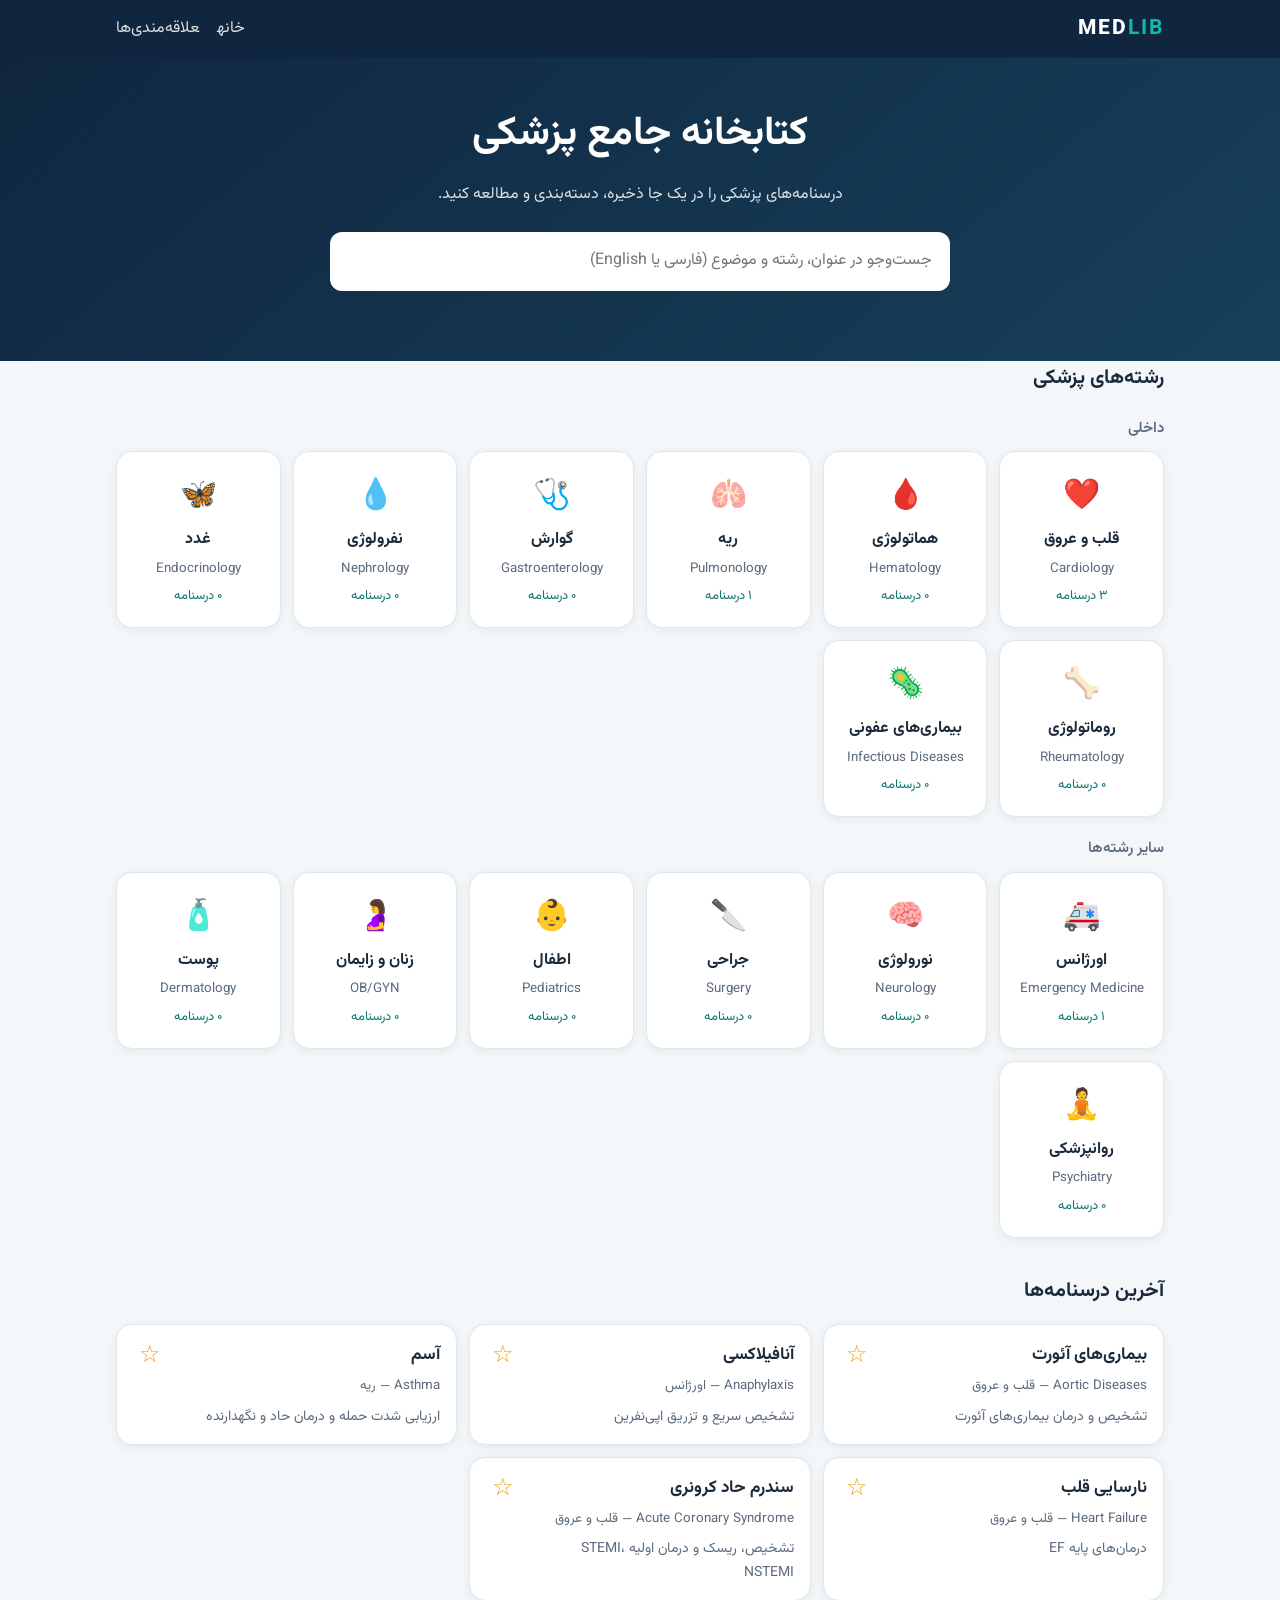
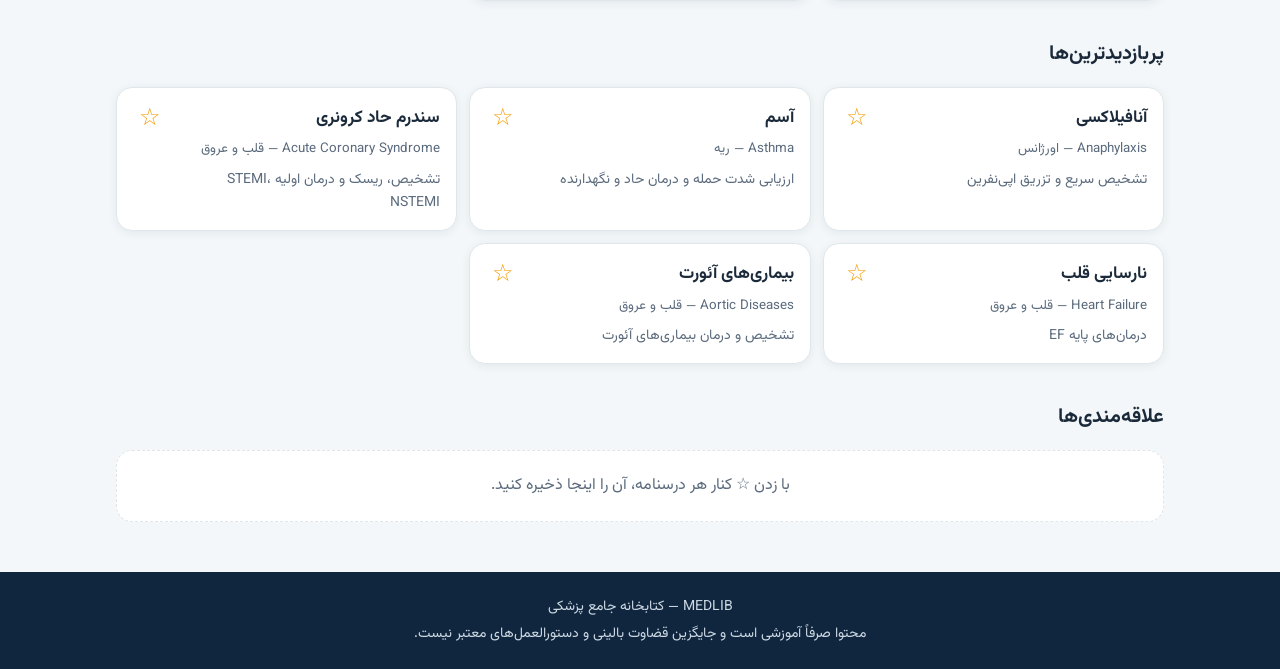
<file: index.html>
<!DOCTYPE html>
<html lang="fa" dir="rtl">
<head>
<meta charset="utf-8">
<meta name="viewport" content="width=device-width,initial-scale=1">
<title>MEDLIB | کتابخانه جامع پزشکی</title>
<link rel="preconnect" href="https://fonts.googleapis.com"><link href="https://fonts.googleapis.com/css2?family=Vazirmatn:wght@400;600;800&display=swap" rel="stylesheet">
<link rel="stylesheet" href="assets/css/style.css">
</head>
<body data-page="home">
<section class="hero"><div class="wrap"><h1>کتابخانه جامع پزشکی</h1><p>درسنامه‌های پزشکی را در یک جا ذخیره، دسته‌بندی و مطالعه کنید.</p><div class="search"><input id="q" type="search" placeholder="جست‌وجو در عنوان، رشته و موضوع (فارسی یا English)" aria-label="جست‌وجو"></div></div></section><main class="wrap pull"><div id="found" hidden></div><div id="browse"><h2 class="sec">رشته‌های پزشکی</h2><div id="cats"></div><h2 class="sec">آخرین درسنامه‌ها</h2><div id="latest"></div><h2 class="sec">پربازدیدترین‌ها</h2><div id="popular"></div><h2 class="sec" id="favorites">علاقه‌مندی‌ها</h2><div id="favs"></div></div></main>
<script src="assets/js/data.js"></script>
<script src="assets/js/app.js"></script>
</body>
</html>
</file>
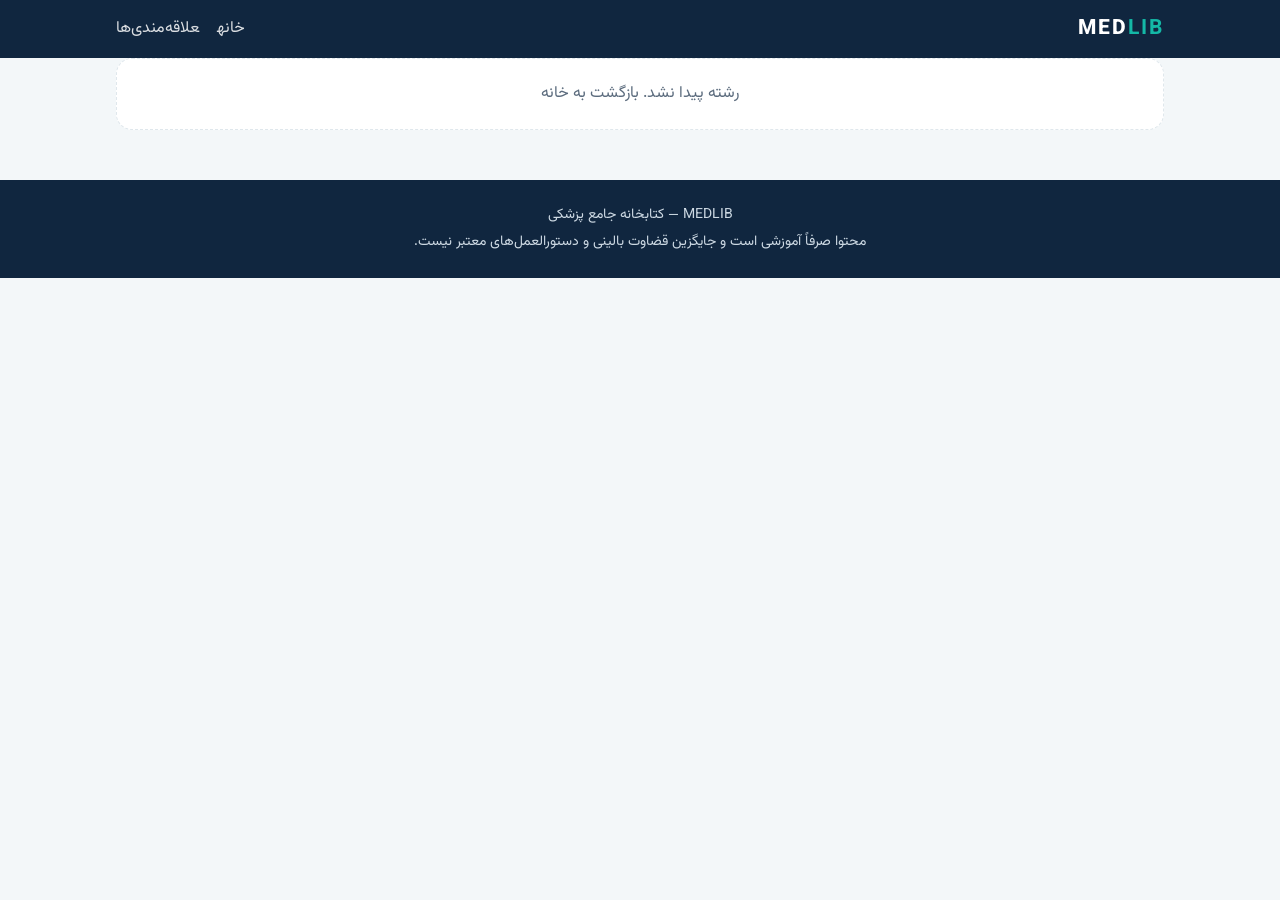
<file: category.html>
<!DOCTYPE html>
<html lang="fa" dir="rtl">
<head>
<meta charset="utf-8">
<meta name="viewport" content="width=device-width,initial-scale=1">
<title>MEDLIB | کتابخانه جامع پزشکی</title>
<link rel="preconnect" href="https://fonts.googleapis.com"><link href="https://fonts.googleapis.com/css2?family=Vazirmatn:wght@400;600;800&display=swap" rel="stylesheet">
<link rel="stylesheet" href="assets/css/style.css">
</head>
<body data-page="category">
<main class="wrap" id="app"></main>
<script src="assets/js/data.js"></script>
<script src="assets/js/app.js"></script>
</body>
</html>
</file>
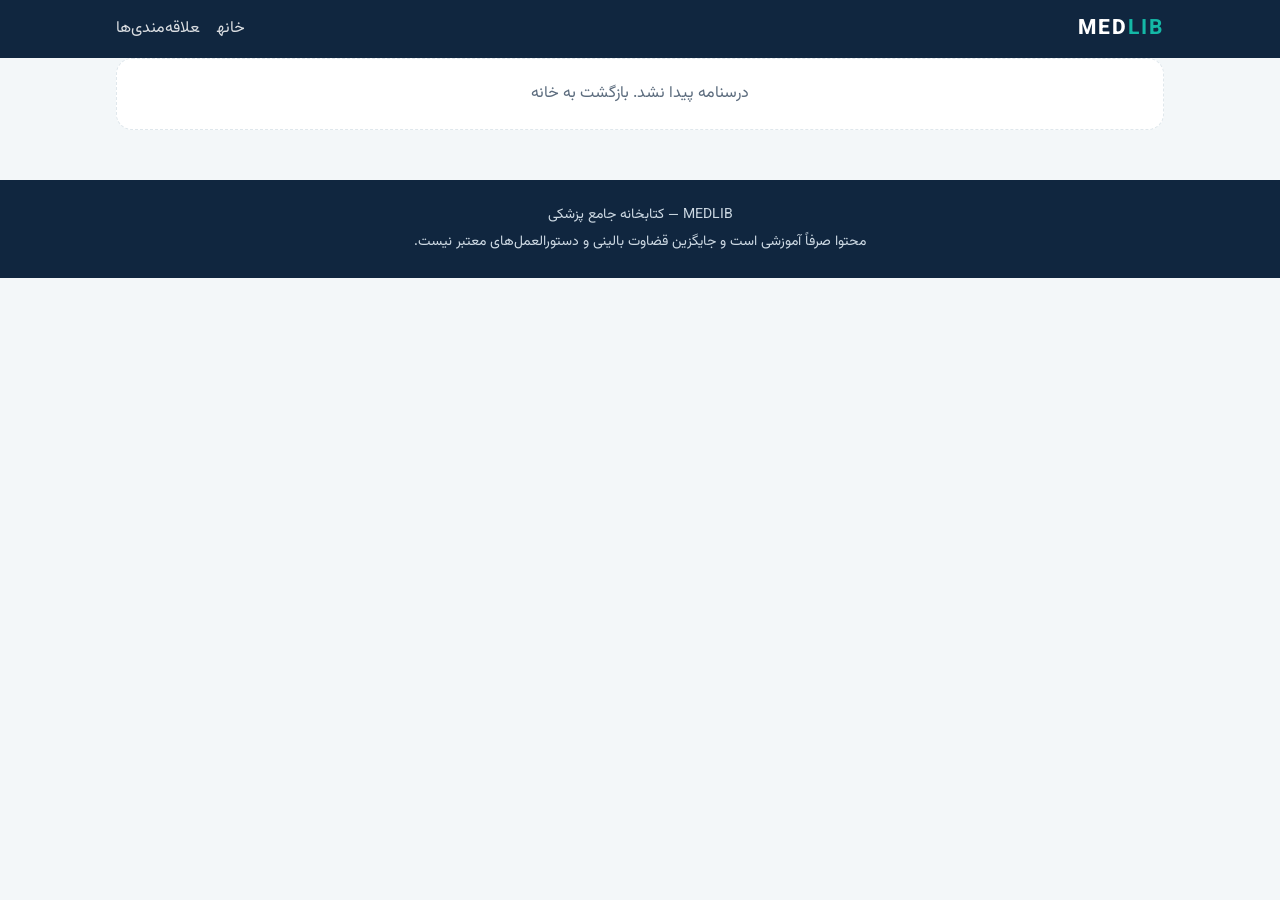
<file: lesson.html>
<!DOCTYPE html>
<html lang="fa" dir="rtl">
<head>
<meta charset="utf-8">
<meta name="viewport" content="width=device-width,initial-scale=1">
<title>MEDLIB | کتابخانه جامع پزشکی</title>
<link rel="preconnect" href="https://fonts.googleapis.com"><link href="https://fonts.googleapis.com/css2?family=Vazirmatn:wght@400;600;800&display=swap" rel="stylesheet">
<link rel="stylesheet" href="assets/css/style.css">
</head>
<body data-page="lesson">
<main class="wrap" id="app"></main>
<script src="assets/js/data.js"></script>
<script src="assets/js/app.js"></script>
</body>
</html>
</file>
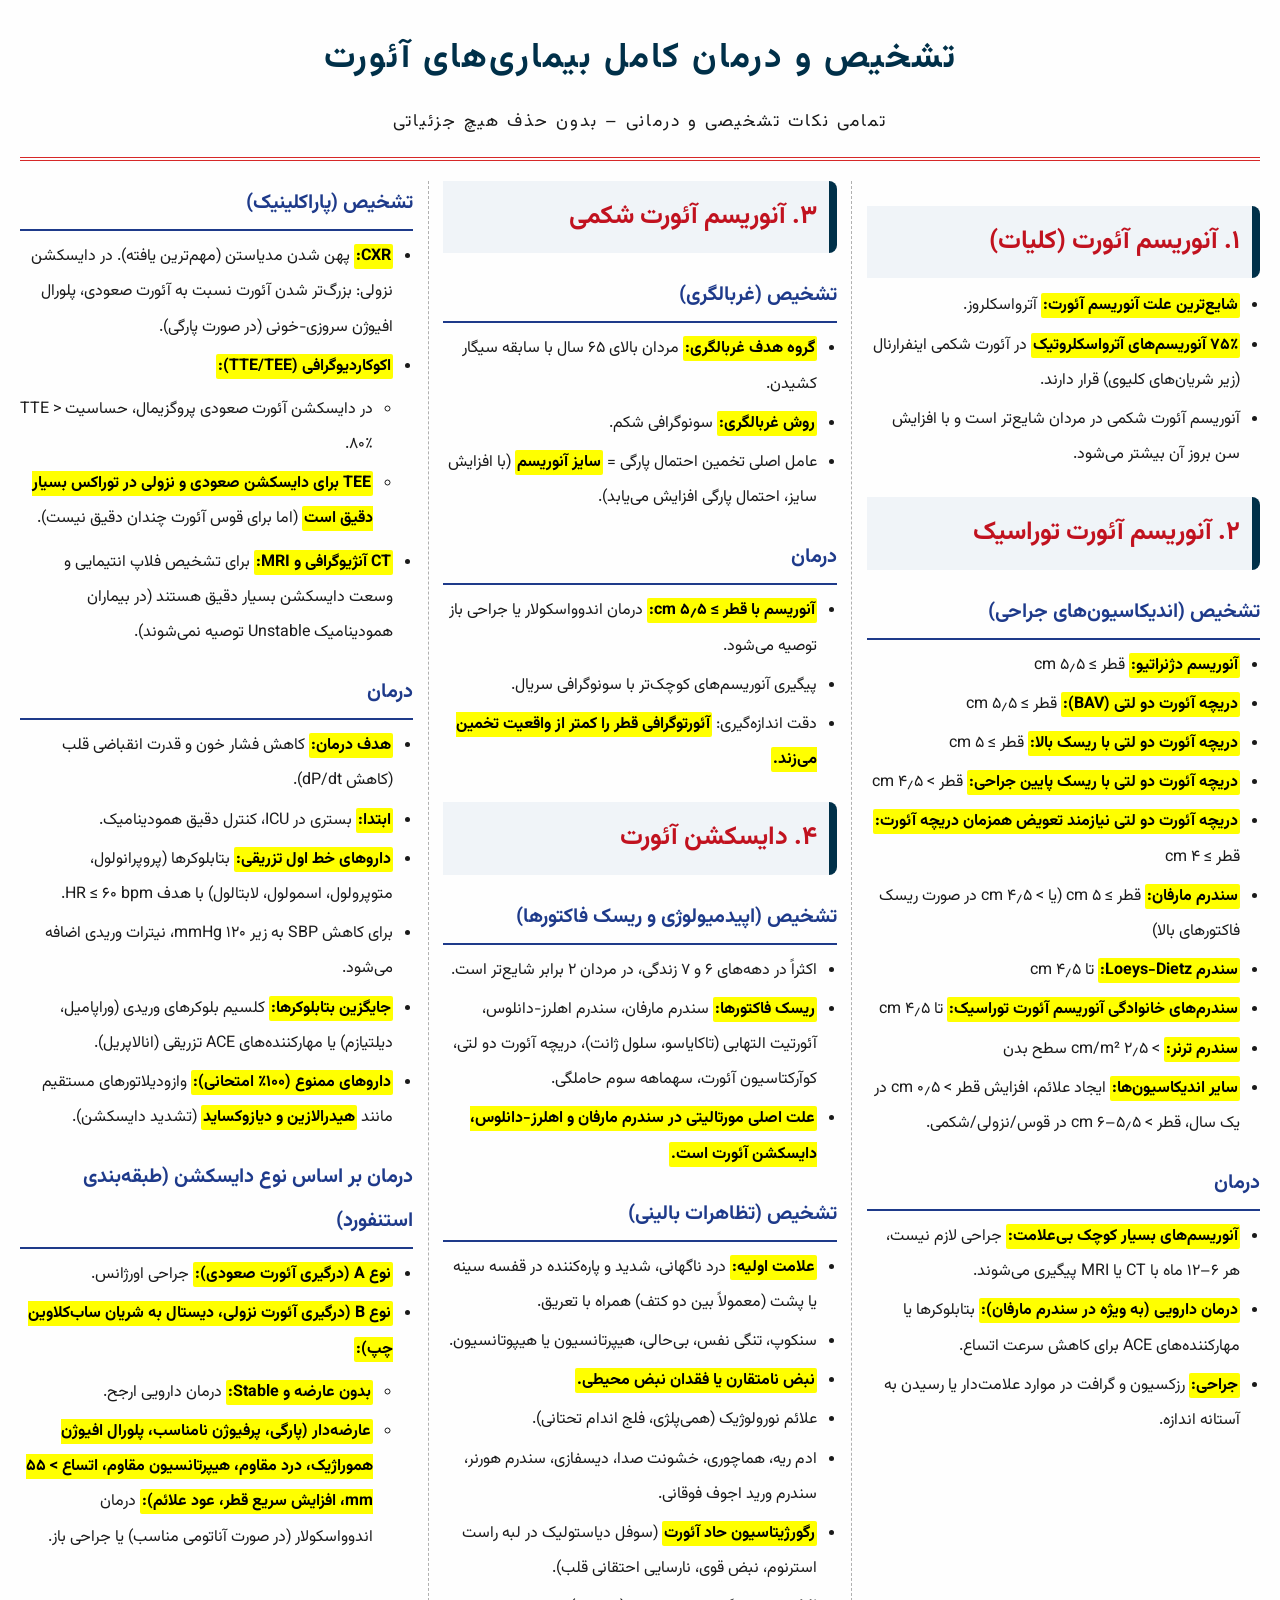
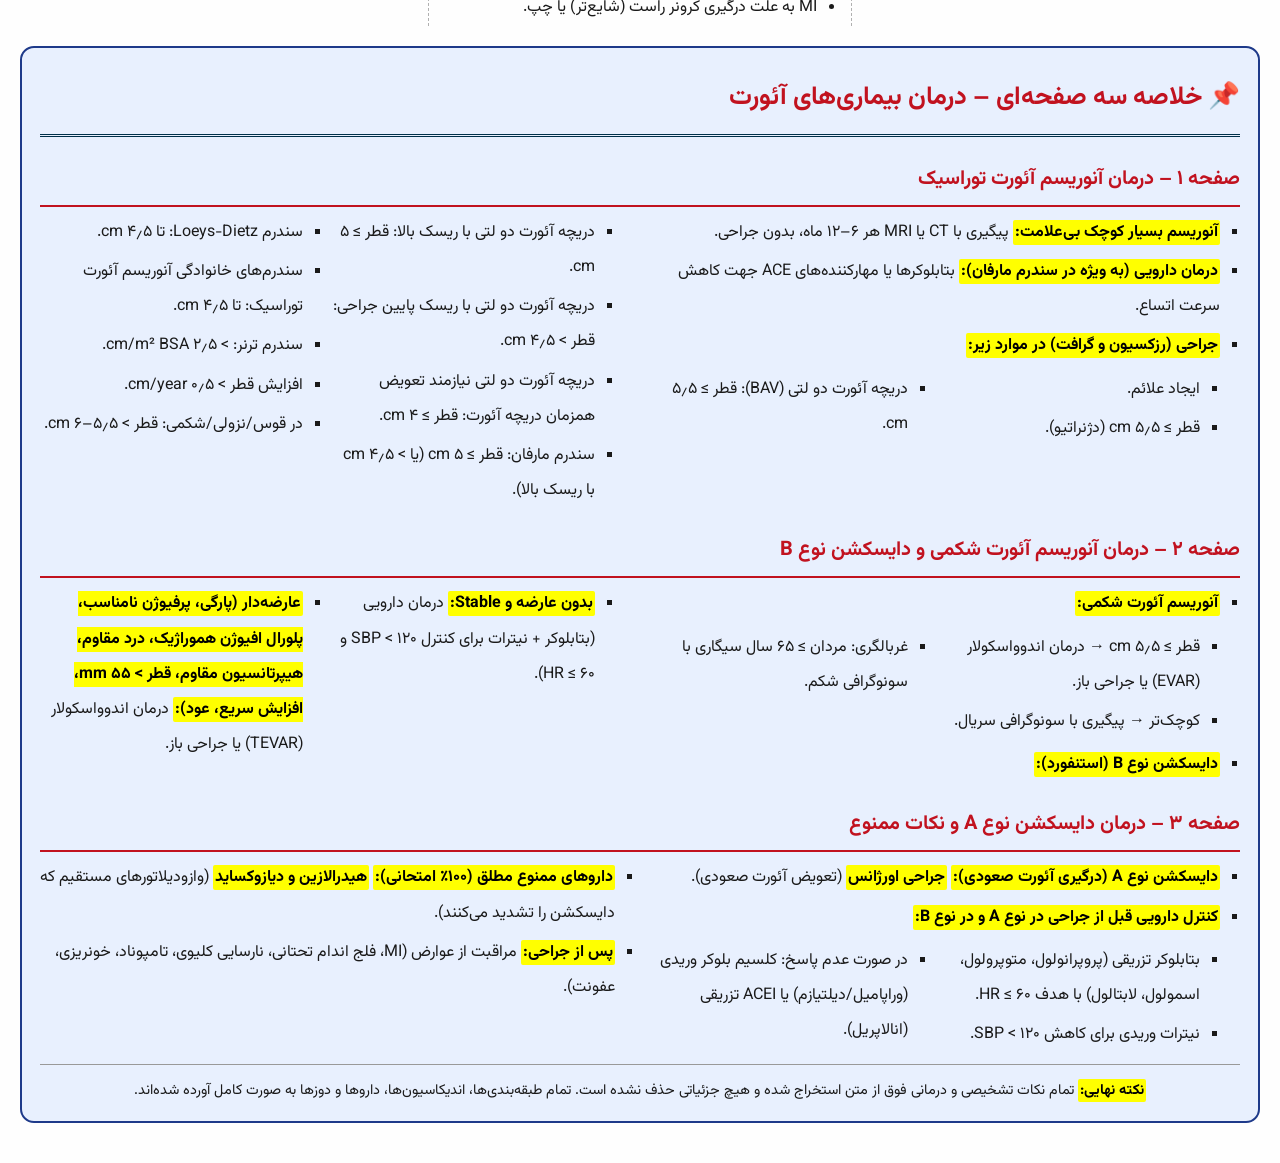
<file: lessons/cardiology/بیماری آعورت.html>
<!DOCTYPE html>
<html lang="fa" dir="rtl">
<head>
    <meta charset="UTF-8">
    <meta name="viewport" content="width=device-width, initial-scale=1.0">
    <title>تشخیص و درمان بیماری‌های آئورت</title>
    <style>
        @import url('https://fonts.googleapis.com/css2?family=Vazirmatn:wght@300;400;700&display=swap');
        * { box-sizing: border-box; margin: 0; padding: 0; }
        body {
            font-family: 'Vazirmatn', Tahoma, sans-serif;
            line-height: 2.2;
            background: #fefefe;
            color: #1a1a1a;
            padding: 20px;
            column-count: 3;
            column-gap: 30px;
            column-rule: 1px dashed #b0b0b0;
            max-width: 1400px;
            margin: 0 auto;
        }
        @media print { body { background: white; padding: 10px; } }
        @media (max-width: 900px) { body { column-count: 2; padding: 15px; } }
        @media (max-width: 600px) { body { column-count: 1; padding: 10px; } }
        h1 {
            column-span: all;
            text-align: center;
            font-size: 2.2rem;
            margin: 0 0 20px;
            color: #003049;
            border-bottom: 4px double #d62828;
            padding-bottom: 15px;
            letter-spacing: 2px;
        }
        h1 small { display: block; font-size: 1.1rem; font-weight: normal; color: #1a1a1a; margin-top: 6px; }
        h2 {
            font-size: 1.6rem;
            color: #c1121f;
            margin: 25px 0 10px;
            border-right: 8px solid #003049;
            padding-right: 12px;
            break-after: avoid;
            break-inside: avoid;
            clear: both;
            background-color: #f0f4f8;
            padding: 8px 12px;
            border-radius: 0 8px 8px 0;
        }
        h3 {
            font-size: 1.25rem;
            color: #1e3a8a;
            margin: 20px 0 8px;
            break-after: avoid;
            border-bottom: 2px solid #1e3a8a;
            padding-bottom: 4px;
        }
        strong, b { color: #b91c1c; font-weight: 700; }
        .hl {
            background-color: #ffff00;
            color: #000000;
            padding: 0 2px;
            font-weight: bold;
            border-radius: 2px;
            box-decoration-break: clone;
        }
        .summary-box {
            background: #e8f0fe;
            border: 2px solid #1e3a8a;
            border-radius: 14px;
            padding: 14px 18px;
            margin: 20px 0;
            break-inside: avoid;
            column-span: all;
        }
        .summary-box h2 {
            margin-top: 0;
            border-right: none;
            background: transparent;
            padding-right: 0;
            border-radius: 0;
        }
        .summary-box ul {
            column-count: 2;
            column-gap: 30px;
            list-style-type: square;
        }
        @media (max-width: 600px) { .summary-box ul { column-count: 1; } }
        ul, ol { padding-right: 20px; margin: 8px 0; }
        li { margin-bottom: 4px; }
        .avoid-break { break-inside: avoid; }
        .table-wrap { overflow-x: auto; margin: 12px 0; }
        table {
            width: 100%;
            border-collapse: collapse;
            font-size: 0.8rem;
            margin: 8px 0;
            background: white;
            border-radius: 8px;
            overflow: hidden;
            box-shadow: 0 1px 4px rgba(0,0,0,0.1);
            break-inside: avoid;
        }
        th { background: #003049; color: white; padding: 10px 8px; font-weight: bold; text-align: center; }
        td { padding: 8px; border: 1px solid #d0d0d0; vertical-align: middle; text-align: center; }
    </style>
</head>
<body>

    <h1>
        تشخیص و درمان کامل بیماری‌های آئورت
        <small>تمامی نکات تشخیصی و درمانی – بدون حذف هیچ جزئیاتی</small>
    </h1>

    <!-- ============================================= -->
    <!-- ۱. آنوریسم آئورت (کلیات) -->
    <!-- ============================================= -->
    <h2>۱. آنوریسم آئورت (کلیات)</h2>
    <div class="avoid-break">
        <ul>
            <li><span class="hl">شایع‌ترین علت آنوریسم آئورت:</span> آترواسکلروز.</li>
            <li><span class="hl">۷۵٪ آنوریسم‌های آترواسکلروتیک</span> در آئورت شکمی اینفرارنال (زیر شریان‌های کلیوی) قرار دارند.</li>
            <li>آنوریسم آئورت شکمی در مردان شایع‌تر است و با افزایش سن بروز آن بیشتر می‌شود.</li>
        </ul>
    </div>

    <!-- ============================================= -->
    <!-- ۲. آنوریسم آئورت توراسیک -->
    <!-- ============================================= -->
    <h2>۲. آنوریسم آئورت توراسیک</h2>
    <div class="avoid-break">
        <h3>تشخیص (اندیکاسیون‌های جراحی)</h3>
        <ul>
            <li><span class="hl">آنوریسم دژنراتیو:</span> قطر ≥ ۵٫۵ cm</li>
            <li><span class="hl">دریچه آئورت دو لتی (BAV):</span> قطر ≥ ۵٫۵ cm</li>
            <li><span class="hl">دریچه آئورت دو لتی با ریسک بالا:</span> قطر ≥ ۵ cm</li>
            <li><span class="hl">دریچه آئورت دو لتی با ریسک پایین جراحی:</span> قطر &gt; ۴٫۵ cm</li>
            <li><span class="hl">دریچه آئورت دو لتی نیازمند تعویض همزمان دریچه آئورت:</span> قطر ≥ ۴ cm</li>
            <li><span class="hl">سندرم مارفان:</span> قطر ≥ ۵ cm (یا &gt; ۴٫۵ cm در صورت ریسک فاکتورهای بالا)</li>
            <li><span class="hl">سندرم Loeys-Dietz:</span> تا ۴٫۵ cm</li>
            <li><span class="hl">سندرم‌های خانوادگی آنوریسم آئورت توراسیک:</span> تا ۴٫۵ cm</li>
            <li><span class="hl">سندرم ترنر:</span> &gt; ۲٫۵ cm/m² سطح بدن</li>
            <li><span class="hl">سایر اندیکاسیون‌ها:</span> ایجاد علائم، افزایش قطر &gt; ۰٫۵ cm در یک سال، قطر &gt; ۵٫۵–۶ cm در قوس/نزولی/شکمی.</li>
        </ul>
    </div>
    <div class="avoid-break">
        <h3>درمان</h3>
        <ul>
            <li><span class="hl">آنوریسم‌های بسیار کوچک بی‌علامت:</span> جراحی لازم نیست، هر ۶–۱۲ ماه با CT یا MRI پیگیری می‌شوند.</li>
            <li><span class="hl">درمان دارویی (به ویژه در سندرم مارفان):</span> بتابلوکرها یا مهارکننده‌های ACE برای کاهش سرعت اتساع.</li>
            <li><span class="hl">جراحی:</span> رزکسیون و گرافت در موارد علامت‌دار یا رسیدن به آستانه اندازه.</li>
        </ul>
    </div>

    <!-- ============================================= -->
    <!-- ۳. آنوریسم آئورت شکمی -->
    <!-- ============================================= -->
    <h2>۳. آنوریسم آئورت شکمی</h2>
    <div class="avoid-break">
        <h3>تشخیص (غربالگری)</h3>
        <ul>
            <li><span class="hl">گروه هدف غربالگری:</span> مردان بالای ۶۵ سال با سابقه سیگار کشیدن.</li>
            <li><span class="hl">روش غربالگری:</span> سونوگرافی شکم.</li>
            <li>عامل اصلی تخمین احتمال پارگی = <span class="hl">سایز آنوریسم</span> (با افزایش سایز، احتمال پارگی افزایش می‌یابد).</li>
        </ul>
    </div>
    <div class="avoid-break">
        <h3>درمان</h3>
        <ul>
            <li><span class="hl">آنوریسم با قطر ≥ ۵٫۵ cm:</span> درمان اندوواسکولار یا جراحی باز توصیه می‌شود.</li>
            <li>پیگیری آنوریسم‌های کوچک‌تر با سونوگرافی سریال.</li>
            <li>دقت اندازه‌گیری: <span class="hl">آئورتوگرافی قطر را کمتر از واقعیت تخمین می‌زند.</span></li>
        </ul>
    </div>

    <!-- ============================================= -->
    <!-- ۴. دایسکشن آئورت -->
    <!-- ============================================= -->
    <h2>۴. دایسکشن آئورت</h2>
    <div class="avoid-break">
        <h3>تشخیص (اپیدمیولوژی و ریسک فاکتورها)</h3>
        <ul>
            <li>اکثراً در دهه‌های ۶ و ۷ زندگی، در مردان ۲ برابر شایع‌تر است.</li>
            <li><span class="hl">ریسک فاکتورها:</span> سندرم مارفان، سندرم اهلرز-دانلوس، آئورتیت التهابی (تاکایاسو، سلول ژانت)، دریچه آئورت دو لتی، کوآرکتاسیون آئورت، سهماهه سوم حاملگی.</li>
            <li><span class="hl">علت اصلی مورتالیتی در سندرم مارفان و اهلرز-دانلوس، دایسکشن آئورت است.</span></li>
        </ul>
    </div>
    <div class="avoid-break">
        <h3>تشخیص (تظاهرات بالینی)</h3>
        <ul>
            <li><span class="hl">علامت اولیه:</span> درد ناگهانی، شدید و پاره‌کننده در قفسه سینه یا پشت (معمولاً بین دو کتف) همراه با تعریق.</li>
            <li>سنکوپ، تنگی نفس، بی‌حالی، هیپرتانسیون یا هیپوتانسیون.</li>
            <li><span class="hl">نبض نامتقارن یا فقدان نبض محیطی.</span></li>
            <li>علائم نورولوژیک (همی‌پلژی، فلج اندام تحتانی).</li>
            <li>ادم ریه، هماچوری، خشونت صدا، دیسفازی، سندرم هورنر، سندرم ورید اجوف فوقانی.</li>
            <li><span class="hl">رگورژیتاسیون حاد آئورت</span> (سوفل دیاستولیک در لبه راست استرنوم، نبض قوی، نارسایی احتقانی قلب).</li>
            <li>MI به علت درگیری کرونر راست (شایع‌تر) یا چپ.</li>
        </ul>
    </div>
    <div class="avoid-break">
        <h3>تشخیص (پاراکلینیک)</h3>
        <ul>
            <li><span class="hl">CXR:</span> پهن شدن مدیاستن (مهم‌ترین یافته). در دایسکشن نزولی: بزرگ‌تر شدن آئورت نسبت به آئورت صعودی، پلورال افیوژن سروزی-خونی (در صورت پارگی).</li>
            <li><span class="hl">اکوکاردیوگرافی (TTE/TEE):</span>
                <ul>
                    <li>در دایسکشن آئورت صعودی پروگزیمال، حساسیت TTE &gt; ۸۰٪.</li>
                    <li><span class="hl">TEE برای دایسکشن صعودی و نزولی در توراکس بسیار دقیق است</span> (اما برای قوس آئورت چندان دقیق نیست).</li>
                </ul>
            </li>
            <li><span class="hl">CT آنژیوگرافی و MRI:</span> برای تشخیص فلاپ انتیمایی و وسعت دایسکشن بسیار دقیق هستند (در بیماران همودینامیک Unstable توصیه نمی‌شوند).</li>
        </ul>
    </div>

    <div class="avoid-break">
        <h3>درمان</h3>
        <ul>
            <li><span class="hl">هدف درمان:</span> کاهش فشار خون و قدرت انقباضی قلب (کاهش dP/dt).</li>
            <li><span class="hl">ابتدا:</span> بستری در ICU، کنترل دقیق همودینامیک.</li>
            <li><span class="hl">داروهای خط اول تزریقی:</span> بتابلوکرها (پروپرانولول، متوپرولول، اسمولول، لابتالول) با هدف HR ≤ ۶۰ bpm.</li>
            <li>برای کاهش SBP به زیر ۱۲۰ mmHg، نیترات وریدی اضافه می‌شود.</li>
            <li><span class="hl">جایگزین بتابلوکرها:</span> کلسیم بلوکرهای وریدی (وراپامیل، دیلتیازم) یا مهارکننده‌های ACE تزریقی (انالاپریل).</li>
            <li><span class="hl">داروهای ممنوع (۱۰۰٪ امتحانی):</span> وازودیلاتورهای مستقیم مانند <span class="hl">هیدرالازین و دیازوکساید</span> (تشدید دایسکشن).</li>
        </ul>
    </div>

    <div class="avoid-break">
        <h3>درمان بر اساس نوع دایسکشن (طبقه‌بندی استنفورد)</h3>
        <ul>
            <li><span class="hl">نوع A (درگیری آئورت صعودی):</span> جراحی اورژانس.</li>
            <li><span class="hl">نوع B (درگیری آئورت نزولی، دیستال به شریان ساب‌کلاوین چپ):</span>
                <ul>
                    <li><span class="hl">بدون عارضه و Stable:</span> درمان دارویی ارجح.</li>
                    <li><span class="hl">عارضه‌دار (پارگی، پرفیوژن نامناسب، پلورال افیوژن هموراژیک، درد مقاوم، هیپرتانسیون مقاوم، اتساع &gt; ۵۵ mm، افزایش سریع قطر، عود علائم):</span> درمان اندوواسکولار (در صورت آناتومی مناسب) یا جراحی باز.</li>
                </ul>
            </li>
        </ul>
    </div>

    <!-- ============================================= -->
    <!-- ۵. خلاصه سه صفحه‌ای – فقط درمان -->
    <!-- ============================================= -->
    <div class="summary-box avoid-break">
        <h2 style="margin-top:0; border-bottom:3px double #003049; padding-bottom:8px;">📌 خلاصه سه صفحه‌ای – درمان بیماری‌های آئورت</h2>

        <h3 style="color:#c1121f; border-bottom:2px solid #c1121f;">صفحه ۱ – درمان آنوریسم آئورت توراسیک</h3>
        <ul>
            <li><span class="hl">آنوریسم بسیار کوچک بی‌علامت:</span> پیگیری با CT یا MRI هر ۶–۱۲ ماه، بدون جراحی.</li>
            <li><span class="hl">درمان دارویی (به ویژه در سندرم مارفان):</span> بتابلوکرها یا مهارکننده‌های ACE جهت کاهش سرعت اتساع.</li>
            <li><span class="hl">جراحی (رزکسیون و گرافت) در موارد زیر:</span>
                <ul>
                    <li>ایجاد علائم.</li>
                    <li>قطر ≥ ۵٫۵ cm (دژنراتیو).</li>
                    <li>دریچه آئورت دو لتی (BAV): قطر ≥ ۵٫۵ cm.</li>
                    <li>دریچه آئورت دو لتی با ریسک بالا: قطر ≥ ۵ cm.</li>
                    <li>دریچه آئورت دو لتی با ریسک پایین جراحی: قطر &gt; ۴٫۵ cm.</li>
                    <li>دریچه آئورت دو لتی نیازمند تعویض همزمان دریچه آئورت: قطر ≥ ۴ cm.</li>
                    <li>سندرم مارفان: قطر ≥ ۵ cm (یا &gt; ۴٫۵ cm با ریسک بالا).</li>
                    <li>سندرم Loeys-Dietz: تا ۴٫۵ cm.</li>
                    <li>سندرم‌های خانوادگی آنوریسم آئورت توراسیک: تا ۴٫۵ cm.</li>
                    <li>سندرم ترنر: &gt; ۲٫۵ cm/m² BSA.</li>
                    <li>افزایش قطر &gt; ۰٫۵ cm/year.</li>
                    <li>در قوس/نزولی/شکمی: قطر &gt; ۵٫۵–۶ cm.</li>
                </ul>
            </li>
        </ul>

        <h3 style="color:#c1121f; border-bottom:2px solid #c1121f;">صفحه ۲ – درمان آنوریسم آئورت شکمی و دایسکشن نوع B</h3>
        <ul>
            <li><span class="hl">آنوریسم آئورت شکمی:</span>
                <ul>
                    <li>قطر ≥ ۵٫۵ cm → درمان اندوواسکولار (EVAR) یا جراحی باز.</li>
                    <li>کوچک‌تر → پیگیری با سونوگرافی سریال.</li>
                    <li>غربالگری: مردان ≥ ۶۵ سال سیگاری با سونوگرافی شکم.</li>
                </ul>
            </li>
            <li><span class="hl">دایسکشن نوع B (استنفورد):</span>
                <ul>
                    <li><span class="hl">بدون عارضه و Stable:</span> درمان دارویی (بتابلوکر + نیترات برای کنترل SBP &lt; ۱۲۰ و HR ≤ ۶۰).</li>
                    <li><span class="hl">عارضه‌دار (پارگی، پرفیوژن نامناسب، پلورال افیوژن هموراژیک، درد مقاوم، هیپرتانسیون مقاوم، قطر &gt; ۵۵ mm، افزایش سریع، عود):</span> درمان اندوواسکولار (TEVAR) یا جراحی باز.</li>
                </ul>
            </li>
        </ul>

        <h3 style="color:#c1121f; border-bottom:2px solid #c1121f;">صفحه ۳ – درمان دایسکشن نوع A و نکات ممنوع</h3>
        <ul>
            <li><span class="hl">دایسکشن نوع A (درگیری آئورت صعودی):</span> <span class="hl">جراحی اورژانس</span> (تعویض آئورت صعودی).</li>
            <li><span class="hl">کنترل دارویی قبل از جراحی در نوع A و در نوع B:</span>
                <ul>
                    <li>بتابلوکر تزریقی (پروپرانولول، متوپرولول، اسمولول، لابتالول) با هدف HR ≤ ۶۰.</li>
                    <li>نیترات وریدی برای کاهش SBP &lt; ۱۲۰.</li>
                    <li>در صورت عدم پاسخ: کلسیم بلوکر وریدی (وراپامیل/دیلتیازم) یا ACEI تزریقی (انالاپریل).</li>
                </ul>
            </li>
            <li><span class="hl">داروهای ممنوع مطلق (۱۰۰٪ امتحانی):</span> <span class="hl">هیدرالازین و دیازوکساید</span> (وازودیلاتورهای مستقیم که دایسکشن را تشدید می‌کنند).</li>
            <li><span class="hl">پس از جراحی:</span> مراقبت از عوارض (MI، فلج اندام تحتانی، نارسایی کلیوی، تامپوناد، خونریزی، عفونت).</li>
        </ul>

        <div style="clear:both;"></div>
        <p style="margin-top:12px; border-top:1px solid #999; padding-top:10px; font-size:0.9rem; text-align:center;">
            <span class="hl">نکته نهایی:</span> تمام نکات تشخیصی و درمانی فوق از متن استخراج شده و هیچ جزئیاتی حذف نشده است. تمام طبقه‌بندی‌ها، اندیکاسیون‌ها، داروها و دوزها به صورت کامل آورده شده‌اند.
        </p>
    </div>

</body>
</html>
</file>
<file: assets/css/style.css>
:root{--navy:#10263f;--navy2:#17405a;--teal:#14b8a6;--teald:#0f766e;--bg:#f3f7f9;--card:#fff;--tx:#1b2a3a;--mut:#5b6b7d;--bd:#dfe7ec;--r:16px;--sh:0 2px 10px rgba(16,38,63,.07)}
*{box-sizing:border-box}
body{margin:0;font-family:Vazirmatn,Tahoma,sans-serif;background:var(--bg);color:var(--tx);line-height:1.9;font-size:16px}
a{color:inherit;text-decoration:none}
:focus-visible{outline:3px solid var(--teal);outline-offset:2px}
.wrap{max-width:1080px;margin:auto;padding:0 16px}
.top{background:var(--navy);color:#fff;position:sticky;top:0;z-index:20}
.top .wrap{display:flex;align-items:center;justify-content:space-between;height:58px}
.logo{font-weight:800;font-size:21px;letter-spacing:2px;direction:ltr}.logo b{color:var(--teal)}
.top nav a{margin-inline-start:18px;opacity:.85}.top nav a:hover{opacity:1}
.hero{background:linear-gradient(140deg,var(--navy),var(--navy2));color:#fff;padding:38px 0 70px;text-align:center}
.hero h1{margin:0;font-size:clamp(26px,5vw,40px)}
.hero p{margin:8px auto 22px;max-width:560px;opacity:.85}
.search{max-width:620px;margin:auto;display:flex;gap:8px}
.search input,.tools select{flex:1;font:inherit;padding:12px 16px;border-radius:12px;border:2px solid transparent;background:#fff;color:var(--tx)}
.search input:focus{border-color:var(--teal);outline:0}
.pull{margin-top:-36px}
h2.sec{font-size:20px;margin:34px 0 14px;display:flex;justify-content:space-between;align-items:baseline}
h3.grp{font-size:15px;color:var(--mut);margin:18px 0 8px;font-weight:600}
.grid{display:grid;grid-template-columns:repeat(auto-fill,minmax(150px,1fr));gap:12px}
.cat{background:var(--card);border:1px solid var(--bd);border-radius:var(--r);padding:16px 10px;text-align:center;box-shadow:var(--sh);transition:transform .15s,border-color .15s}
.cat:hover{transform:translateY(-3px);border-color:var(--teal)}
.cat .ic{font-size:30px;display:block}.cat strong{display:block}.cat small{color:var(--mut);direction:ltr;display:block}.cat em{font-style:normal;font-size:13px;color:var(--teald)}
.list{display:grid;gap:12px;grid-template-columns:repeat(auto-fill,minmax(300px,1fr))}
.lc{background:var(--card);border:1px solid var(--bd);border-radius:var(--r);padding:14px 16px;box-shadow:var(--sh);display:flex;gap:10px;justify-content:space-between}
.lc h3{margin:0;font-size:17px}.lc small{color:var(--mut)}.lc p{margin:4px 0 0;font-size:14px;color:var(--mut);line-height:1.7}
.fav{border:0;background:none;font-size:24px;cursor:pointer;color:#f59e0b;align-self:flex-start}
.empty{color:var(--mut);padding:20px;text-align:center;background:var(--card);border-radius:var(--r);border:1px dashed var(--bd)}
.tools{display:flex;gap:10px;flex-wrap:wrap;margin:16px 0}.tools input{flex:2;min-width:200px;font:inherit;padding:10px 14px;border-radius:12px;border:1px solid var(--bd)}.tools select{flex:1;min-width:140px;border:1px solid var(--bd)}
.chips{display:flex;gap:8px;flex-wrap:wrap}.chip{font:inherit;font-size:14px;padding:4px 14px;border-radius:99px;border:1px solid var(--bd);background:#fff;cursor:pointer;direction:ltr}.chip.on{background:var(--teald);color:#fff;border-color:var(--teald)}
.crumb{font-size:14px;color:var(--mut);margin:18px 0 6px}.crumb a{color:var(--teald)}
.btn{font:inherit;border:1px solid var(--bd);background:#fff;border-radius:10px;padding:6px 14px;cursor:pointer}.btn:hover{border-color:var(--teal)}
.lesson{display:grid;grid-template-columns:230px 1fr;gap:24px;align-items:start}
.toc{position:sticky;top:74px;background:#fff;border:1px solid var(--bd);border-radius:var(--r);padding:14px}.toc a{display:block;padding:3px 0;font-size:14px;color:var(--mut)}.toc a:hover{color:var(--teald)}
.body{background:#fff;border:1px solid var(--bd);border-radius:var(--r);padding:24px;box-shadow:var(--sh);font-size:17px;min-width:0}
.body h2{margin-top:30px;color:var(--navy);border-inline-start:4px solid var(--teal);padding-inline-start:10px;font-size:22px;scroll-margin-top:74px}
.body table{border-collapse:collapse;width:100%;display:block;overflow-x:auto;font-size:15px}.body th,.body td{border:1px solid var(--bd);padding:8px 12px;text-align:start}.body th{background:#e8f6f4}
.body pre{direction:ltr;background:#0f1f33;color:#d7f3ef;padding:14px;border-radius:12px;overflow-x:auto;font-size:14px;line-height:1.6}.body img{max-width:100%;border-radius:10px}
.golden,.dx,.tx{border-radius:12px;padding:12px 16px;margin:16px 0}
.golden{background:#fff7e0;border:1px solid #f4d37a}.dx{background:#e8f1fb;border:1px solid #b9d3ef}.tx{background:#e8f8ef;border:1px solid #a9dcc0}
.golden::before{content:"نکته طلایی: ";font-weight:700}.dx::before{content:"تشخیص: ";font-weight:700}.tx::before{content:"درمان: ";font-weight:700}
footer{margin-top:50px;background:var(--navy);color:#cdd9e3;padding:22px 0;font-size:14px;text-align:center}
@media(max-width:760px){.lesson{grid-template-columns:1fr}.toc{position:static}.top nav a{margin-inline-start:10px;font-size:14px}}
@media print{.top,footer,.toc,.noprint,.related{display:none!important}.lesson{display:block}.body{border:0;box-shadow:none}body{background:#fff}}
@media(prefers-reduced-motion:reduce){*{transition:none!important}}
</file>
